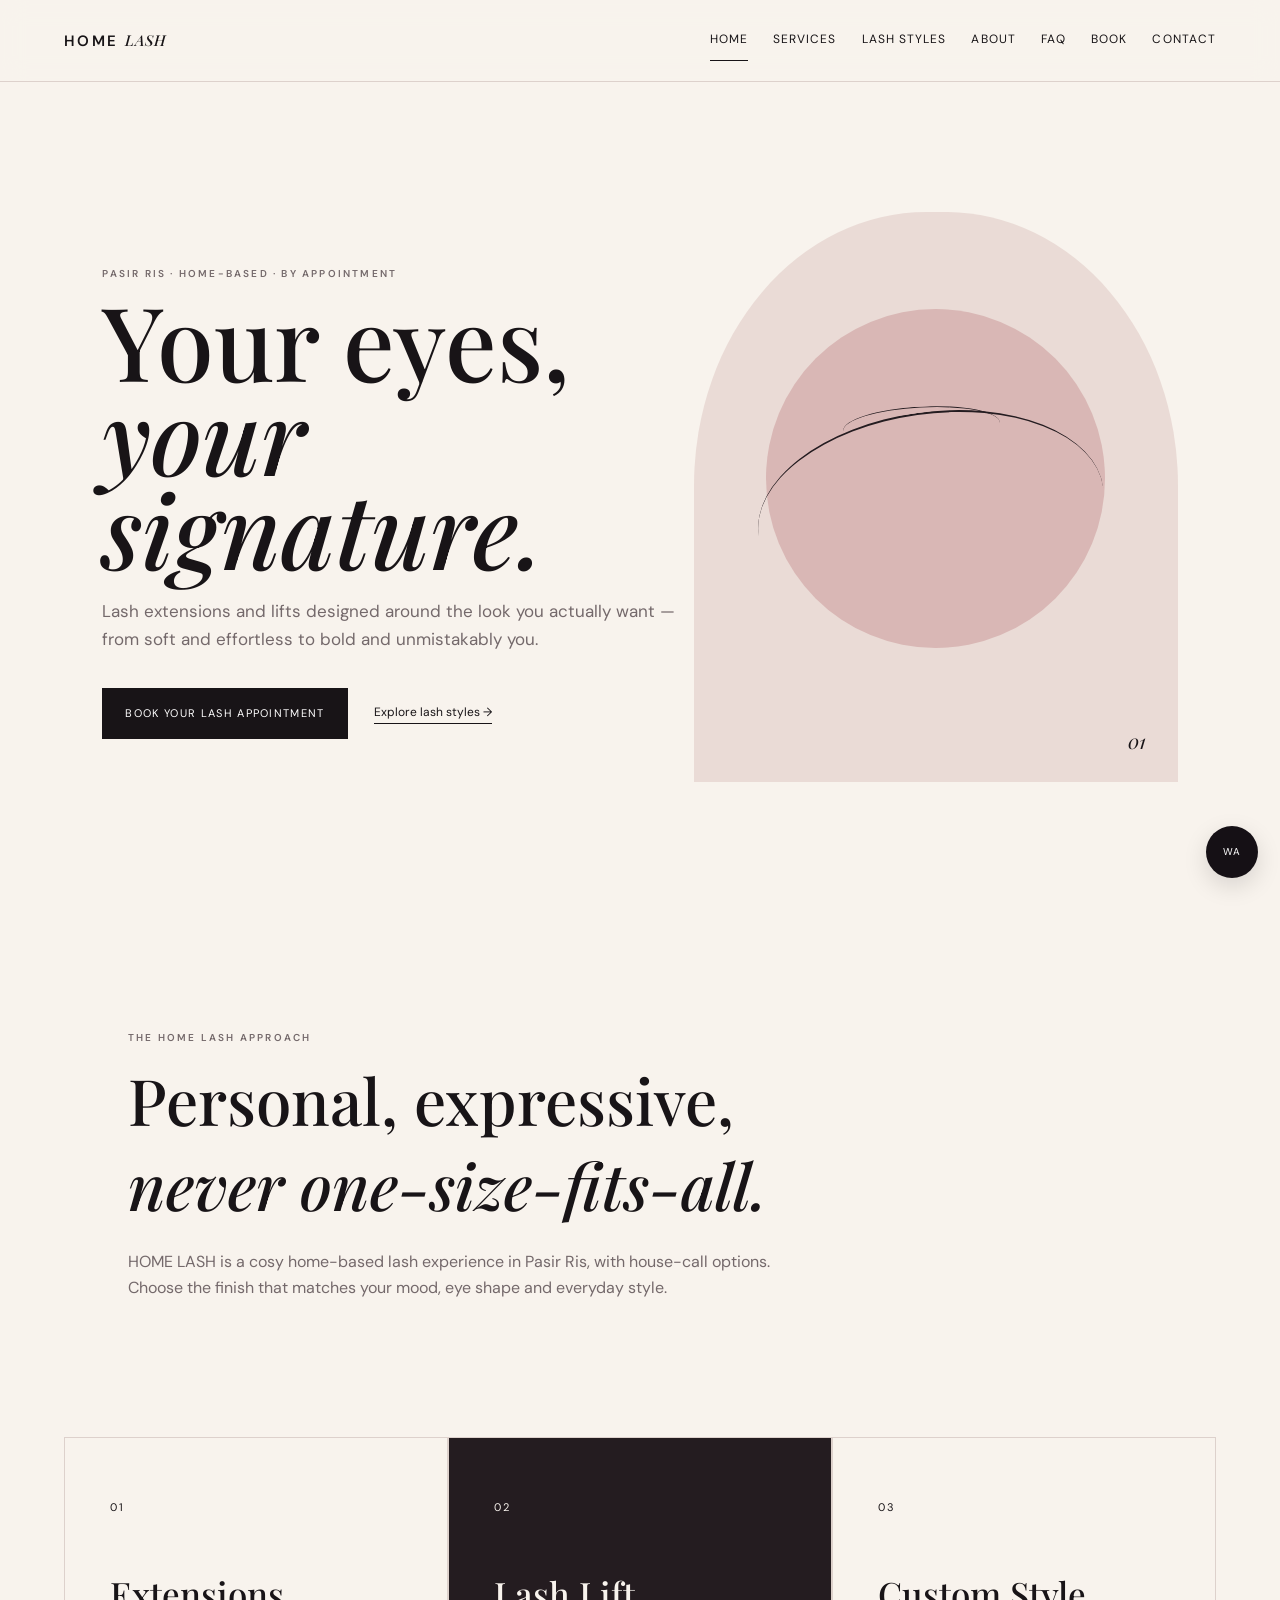
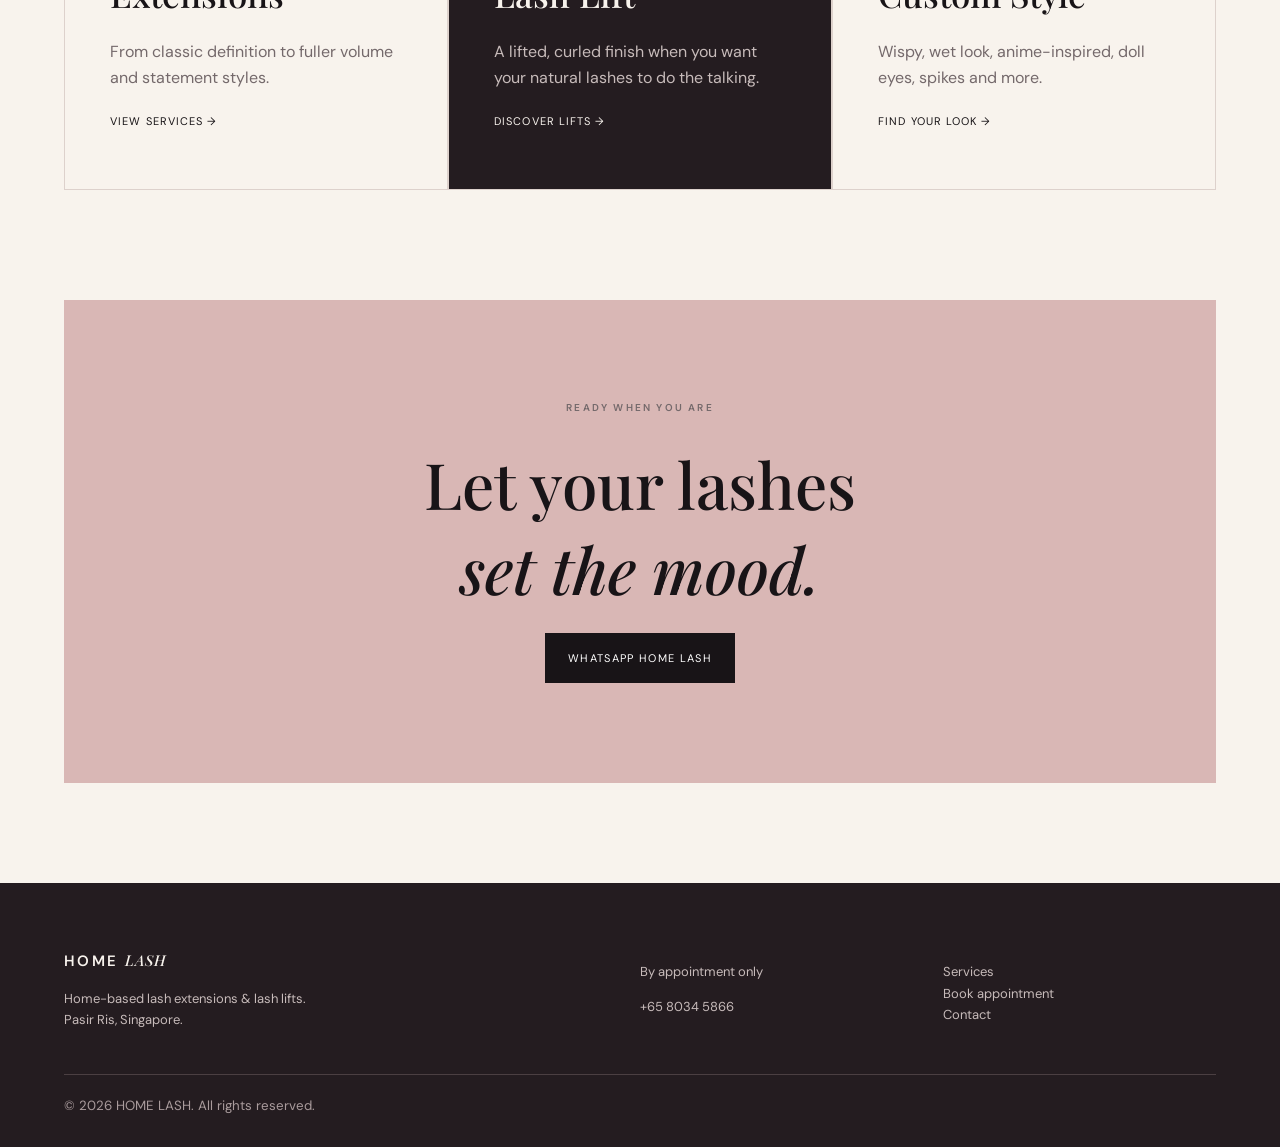
<file: index.html>
<!DOCTYPE html>
<html lang="en"><head><meta charset="UTF-8"><meta name="viewport" content="width=device-width,initial-scale=1.0"><meta name="description" content="HOME LASH — home-based eyelash extensions and lash lifts in Pasir Ris, Singapore. By appointment only."><title>HOME LASH | Lash Extensions & Lash Lift</title><link rel="stylesheet" href="styles.css"></head>
<body><div class="loader"><span>HOME LASH</span></div><header><a class="logo" href="index.html">HOME <i>LASH</i></a><button class="menu">☰</button><nav><a class="active" href="index.html">Home</a><a href="services.html">Services</a><a href="styles.html">Lash Styles</a><a href="about.html">About</a><a href="faq.html">FAQ</a><a href="book.html">Book</a><a href="contact.html">Contact</a></nav></header><main>
<section class="hero"><div class="hero-copy reveal"><p class="eyebrow">PASIR RIS · HOME-BASED · BY APPOINTMENT</p><h1>Your eyes,<br><em>your signature.</em></h1><p class="lead">Lash extensions and lifts designed around the look you actually want — from soft and effortless to bold and unmistakably you.</p><div class="actions"><a class="btn" href="book.html">Book your lash appointment</a><a class="text-link" href="styles.html">Explore lash styles →</a></div></div><div class="hero-art"><div class="orb"></div><div class="lash-line"></div><span>01</span></div></section>
<section class="statement reveal"><p class="eyebrow">THE HOME LASH APPROACH</p><h2>Personal, expressive, <em>never one-size-fits-all.</em></h2><p>HOME LASH is a cosy home-based lash experience in Pasir Ris, with house-call options. Choose the finish that matches your mood, eye shape and everyday style.</p></section>
<section class="cards"><article class="card reveal"><span>01</span><h3>Extensions</h3><p>From classic definition to fuller volume and statement styles.</p><a href="services.html">View services →</a></article><article class="card dark reveal"><span>02</span><h3>Lash Lift</h3><p>A lifted, curled finish when you want your natural lashes to do the talking.</p><a href="services.html">Discover lifts →</a></article><article class="card reveal"><span>03</span><h3>Custom Style</h3><p>Wispy, wet look, anime-inspired, doll eyes, spikes and more.</p><a href="styles.html">Find your look →</a></article></section>
<section class="cta reveal"><p class="eyebrow">READY WHEN YOU ARE</p><h2>Let your lashes<br><em>set the mood.</em></h2><a class="btn" href="https://wa.me/6580345866?text=Hi%20HOME%20LASH!%20I%27d%20like%20to%20book%20an%20appointment.">WhatsApp HOME LASH</a></section>
</main><footer><div><a class="logo" href="index.html">HOME <i>LASH</i></a><p>Home-based lash extensions & lash lifts.<br>Pasir Ris, Singapore.</p></div><div><p>By appointment only</p><p><a href="https://wa.me/6580345866">+65 8034 5866</a></p></div><div><p><a href="services.html">Services</a><br><a href="book.html">Book appointment</a><br><a href="contact.html">Contact</a></p></div><small>© 2026 HOME LASH. All rights reserved.</small></footer><a class="float-wa" href="https://wa.me/6580345866">WA</a><script src="script.js"></script></body></html>
</file>
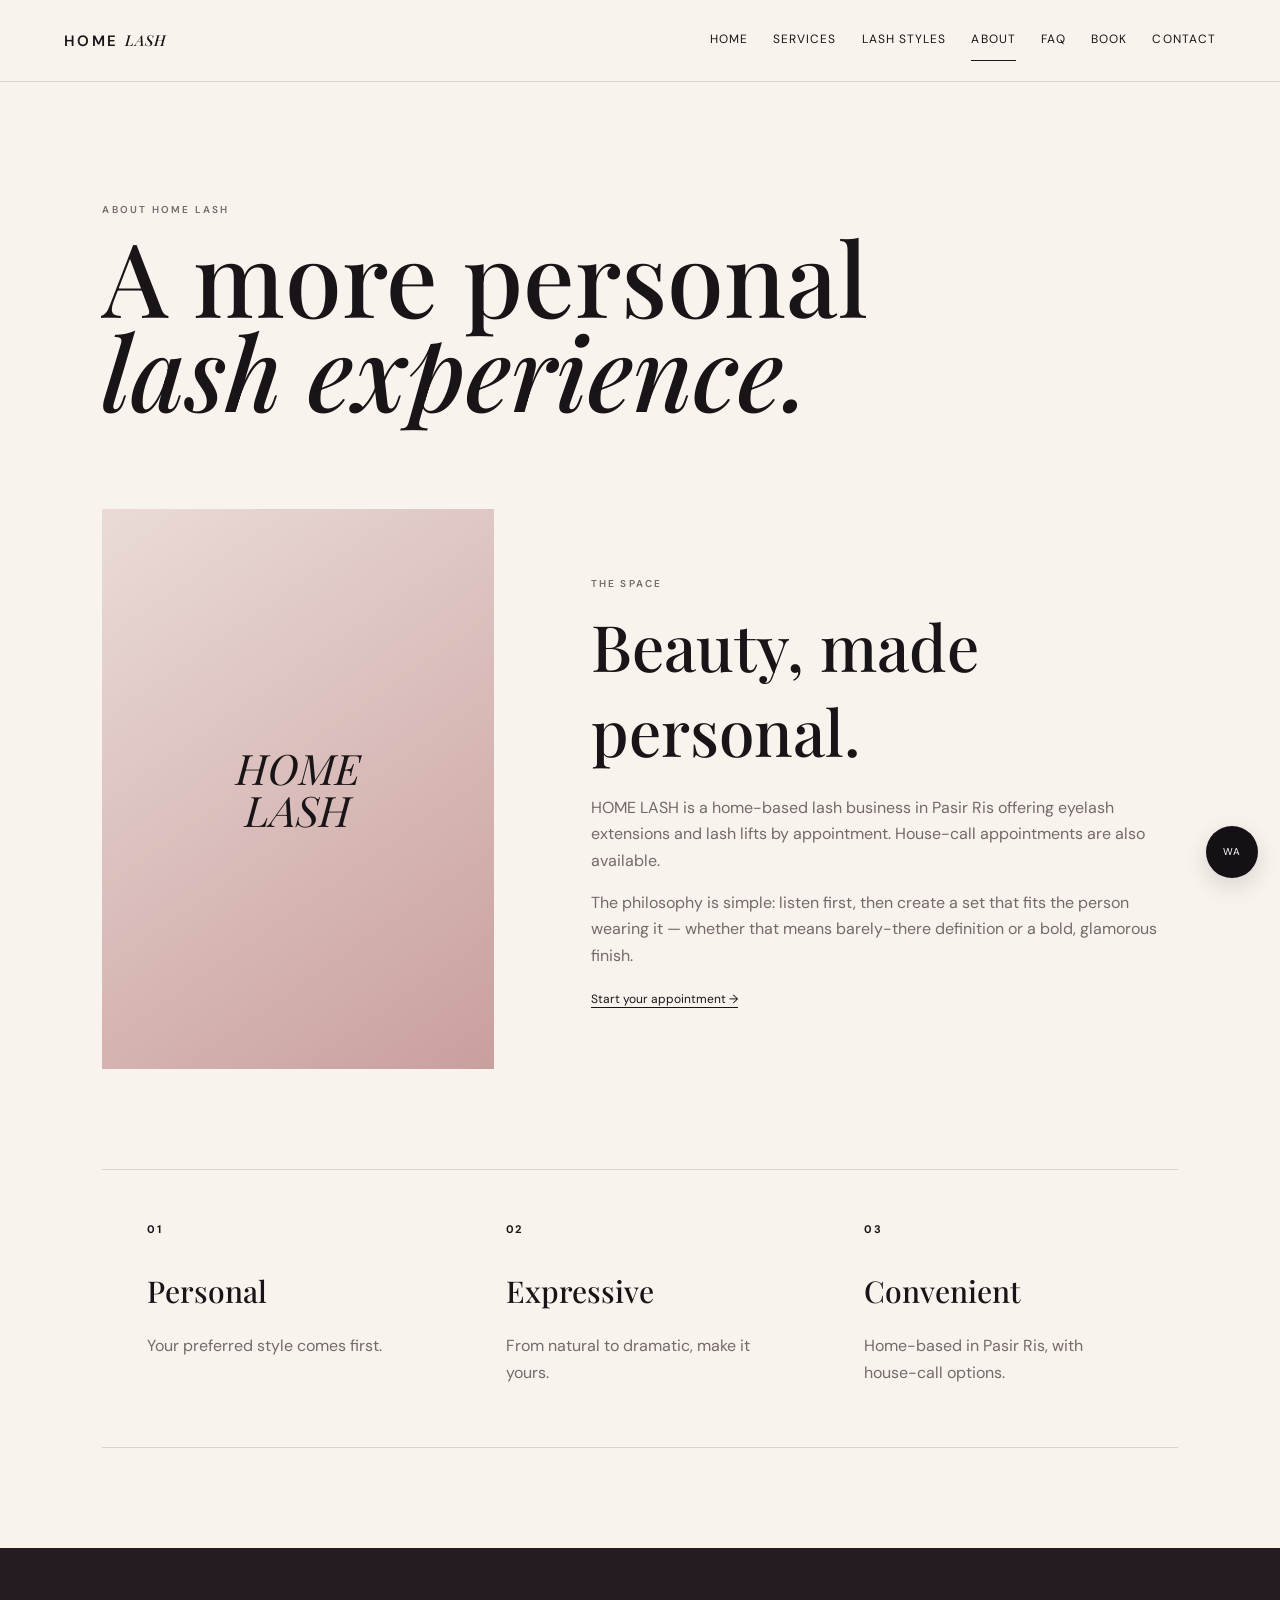
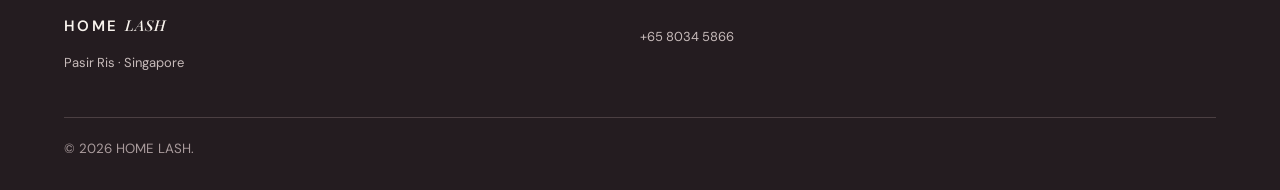
<file: about.html>
<!DOCTYPE html><html lang="en"><head><meta charset="UTF-8"><meta name="viewport" content="width=device-width,initial-scale=1.0"><title>About | HOME LASH</title><link rel="stylesheet" href="styles.css"></head><body><header><a class="logo" href="index.html">HOME <i>LASH</i></a><button class="menu">☰</button><nav><a href="index.html">Home</a><a href="services.html">Services</a><a href="styles.html">Lash Styles</a><a class="active" href="about.html">About</a><a href="faq.html">FAQ</a><a href="book.html">Book</a><a href="contact.html">Contact</a></nav></header><main><section class="page-head"><p class="eyebrow">ABOUT HOME LASH</p><h1>A more personal<br><em>lash experience.</em></h1></section><section class="about-split"><div class="portrait"><span>HOME<br>LASH</span></div><div><p class="eyebrow">THE SPACE</p><h2>Beauty, made personal.</h2><p>HOME LASH is a home-based lash business in Pasir Ris offering eyelash extensions and lash lifts by appointment. House-call appointments are also available.</p><p>The philosophy is simple: listen first, then create a set that fits the person wearing it — whether that means barely-there definition or a bold, glamorous finish.</p><a class="text-link" href="book.html">Start your appointment →</a></div></section><section class="values"><div><b>01</b><h3>Personal</h3><p>Your preferred style comes first.</p></div><div><b>02</b><h3>Expressive</h3><p>From natural to dramatic, make it yours.</p></div><div><b>03</b><h3>Convenient</h3><p>Home-based in Pasir Ris, with house-call options.</p></div></section></main><footer><div><a class="logo" href="index.html">HOME <i>LASH</i></a><p>Pasir Ris · Singapore</p></div><p><a href="https://wa.me/6580345866">+65 8034 5866</a></p><small>© 2026 HOME LASH.</small></footer><a class="float-wa" href="https://wa.me/6580345866">WA</a><script src="script.js"></script></body></html>
</file>
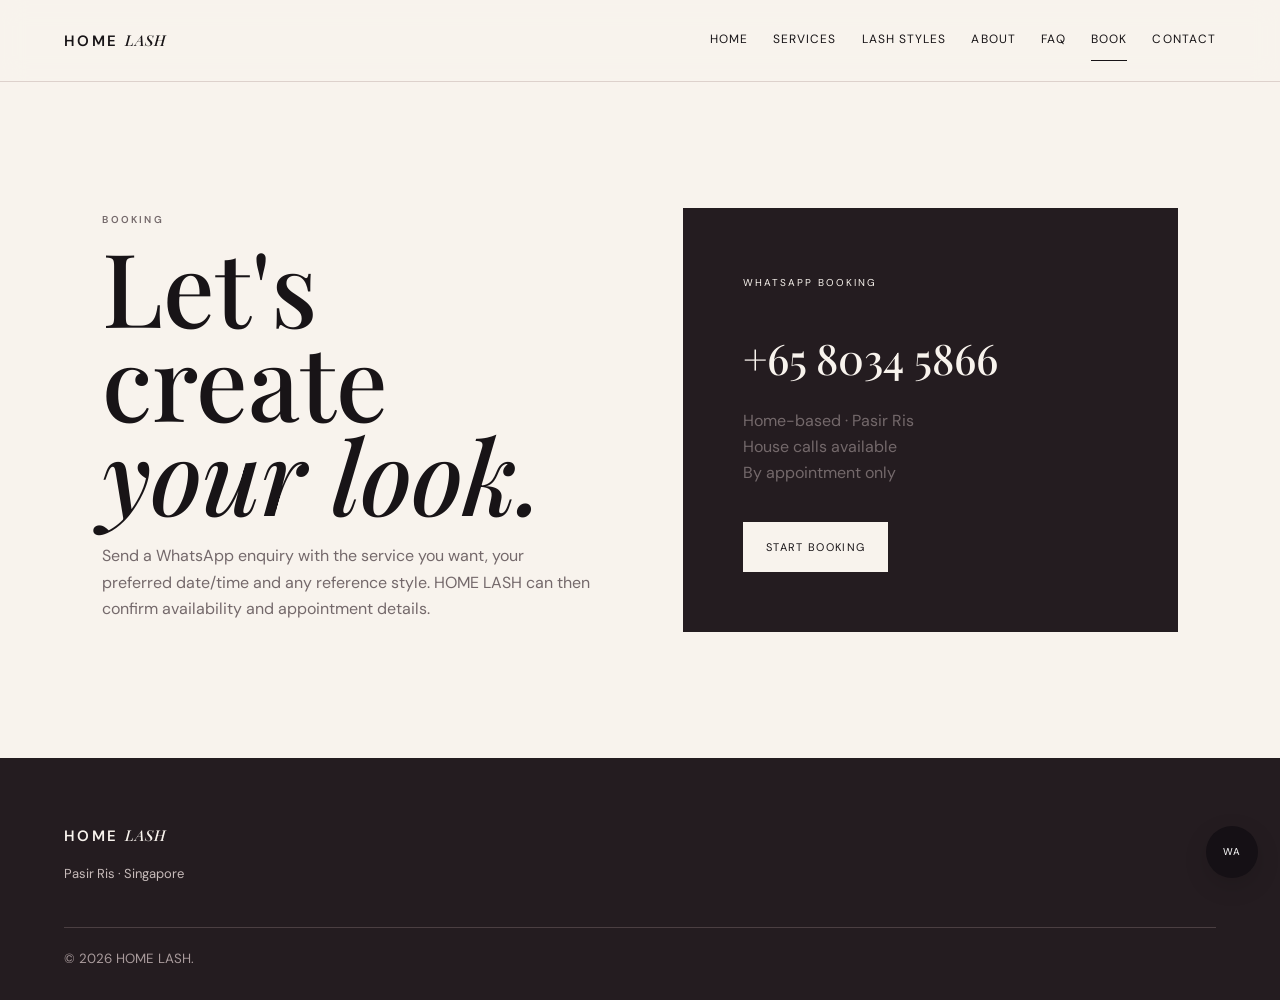
<file: book.html>
<!DOCTYPE html><html lang="en"><head><meta charset="UTF-8"><meta name="viewport" content="width=device-width,initial-scale=1.0"><title>Book | HOME LASH</title><link rel="stylesheet" href="styles.css"></head><body><header><a class="logo" href="index.html">HOME <i>LASH</i></a><button class="menu">☰</button><nav><a href="index.html">Home</a><a href="services.html">Services</a><a href="styles.html">Lash Styles</a><a href="about.html">About</a><a href="faq.html">FAQ</a><a class="active" href="book.html">Book</a><a href="contact.html">Contact</a></nav></header><main><section class="booking"><div><p class="eyebrow">BOOKING</p><h1>Let's create<br><em>your look.</em></h1><p>Send a WhatsApp enquiry with the service you want, your preferred date/time and any reference style. HOME LASH can then confirm availability and appointment details.</p></div><div class="book-box"><span>WHATSAPP BOOKING</span><h2>+65 8034 5866</h2><p>Home-based · Pasir Ris<br>House calls available<br>By appointment only</p><a class="btn" href="https://wa.me/6580345866?text=Hi%20HOME%20LASH!%20I%27d%20like%20to%20make%20an%20appointment.%0AService:%20%0APreferred%20date/time:%20%0AStyle/reference:%20">Start booking</a></div></section></main><footer><div><a class="logo" href="index.html">HOME <i>LASH</i></a><p>Pasir Ris · Singapore</p></div><small>© 2026 HOME LASH.</small></footer><a class="float-wa" href="https://wa.me/6580345866">WA</a><script src="script.js"></script></body></html>
</file>
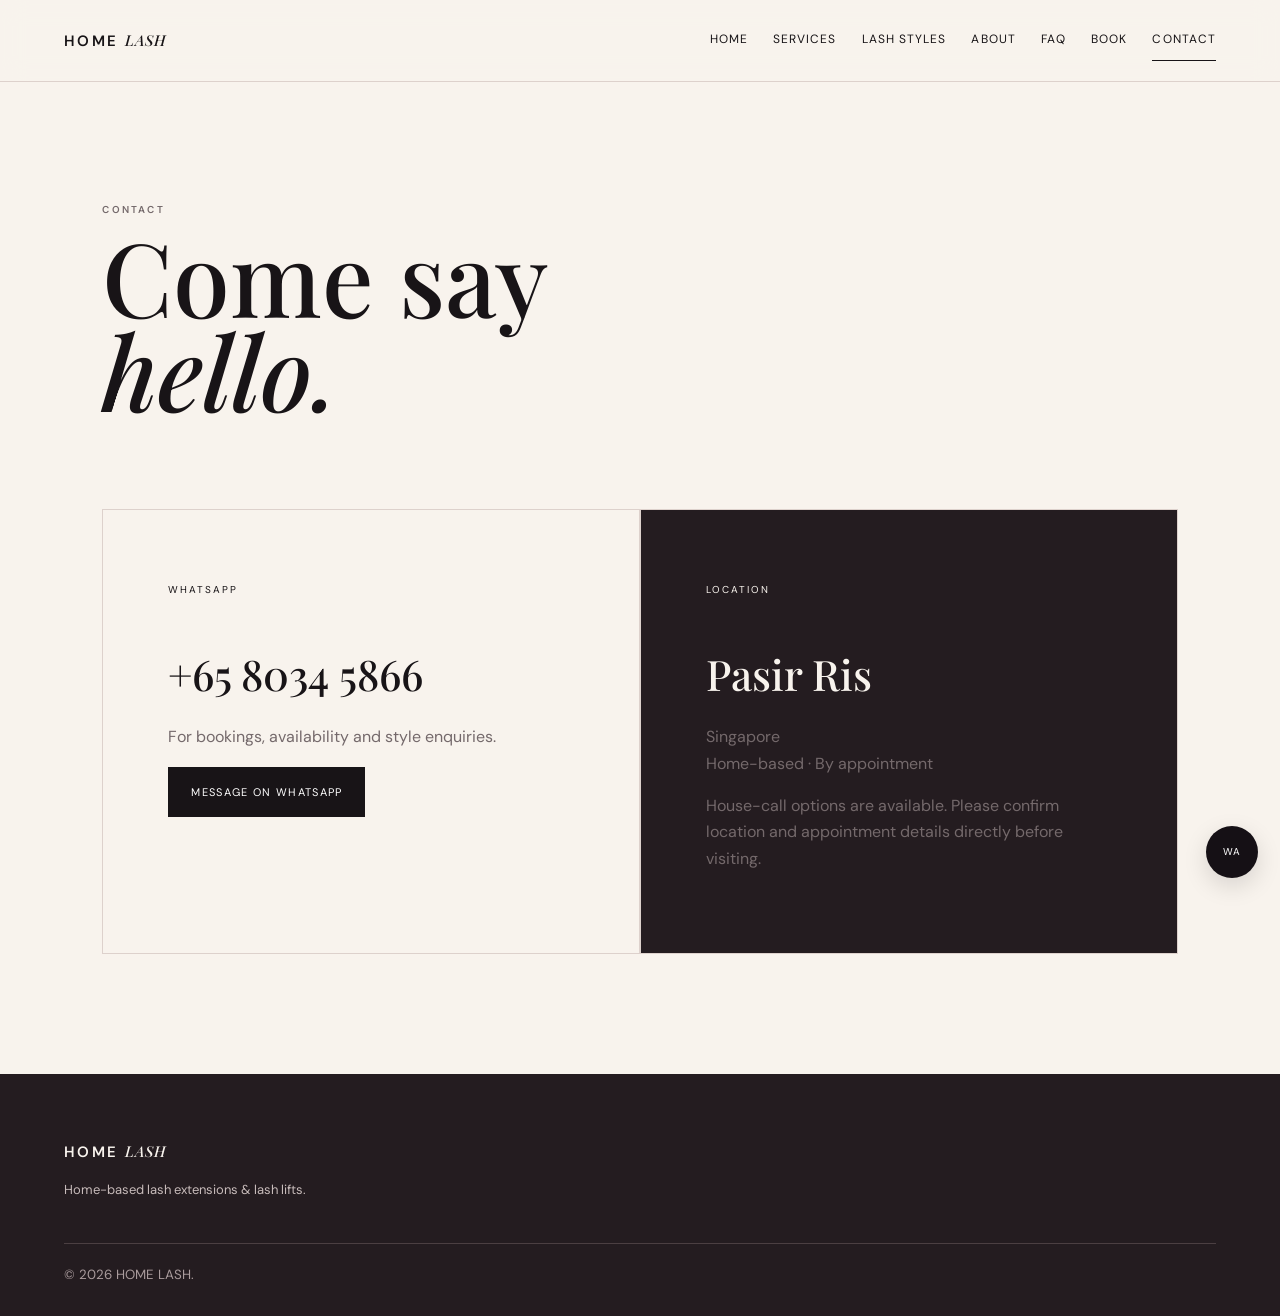
<file: contact.html>
<!DOCTYPE html><html lang="en"><head><meta charset="UTF-8"><meta name="viewport" content="width=device-width,initial-scale=1.0"><title>Contact | HOME LASH</title><link rel="stylesheet" href="styles.css"></head><body><header><a class="logo" href="index.html">HOME <i>LASH</i></a><button class="menu">☰</button><nav><a href="index.html">Home</a><a href="services.html">Services</a><a href="styles.html">Lash Styles</a><a href="about.html">About</a><a href="faq.html">FAQ</a><a href="book.html">Book</a><a class="active" href="contact.html">Contact</a></nav></header><main><section class="page-head"><p class="eyebrow">CONTACT</p><h1>Come say<br><em>hello.</em></h1></section><section class="contact-grid"><div class="contact-card"><span>WHATSAPP</span><h2><a href="https://wa.me/6580345866">+65 8034 5866</a></h2><p>For bookings, availability and style enquiries.</p><a class="btn" href="https://wa.me/6580345866">Message on WhatsApp</a></div><div class="contact-card dark"><span>LOCATION</span><h2>Pasir Ris</h2><p>Singapore<br>Home-based · By appointment</p><p>House-call options are available. Please confirm location and appointment details directly before visiting.</p></div></section></main><footer><div><a class="logo" href="index.html">HOME <i>LASH</i></a><p>Home-based lash extensions & lash lifts.</p></div><small>© 2026 HOME LASH.</small></footer><a class="float-wa" href="https://wa.me/6580345866">WA</a><script src="script.js"></script></body></html>
</file>
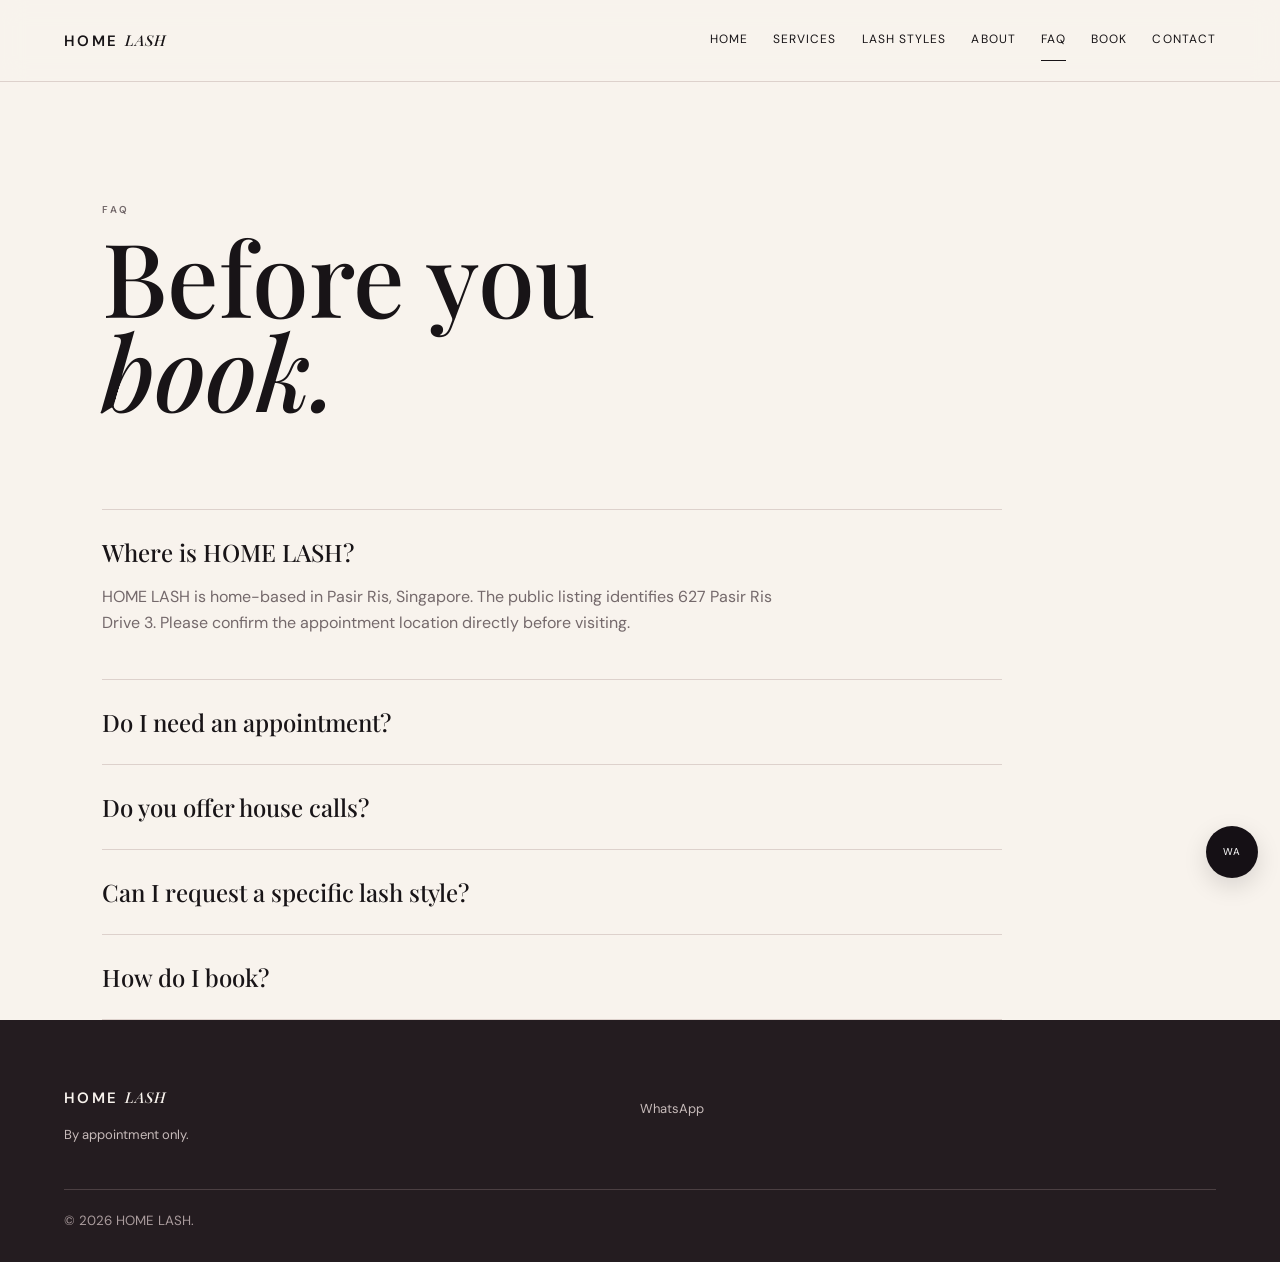
<file: faq.html>
<!DOCTYPE html><html lang="en"><head><meta charset="UTF-8"><meta name="viewport" content="width=device-width,initial-scale=1.0"><title>FAQ | HOME LASH</title><link rel="stylesheet" href="styles.css"></head><body><header><a class="logo" href="index.html">HOME <i>LASH</i></a><button class="menu">☰</button><nav><a href="index.html">Home</a><a href="services.html">Services</a><a href="styles.html">Lash Styles</a><a href="about.html">About</a><a class="active" href="faq.html">FAQ</a><a href="book.html">Book</a><a href="contact.html">Contact</a></nav></header><main><section class="page-head"><p class="eyebrow">FAQ</p><h1>Before you<br><em>book.</em></h1></section><section class="faq"><details open><summary>Where is HOME LASH?</summary><p>HOME LASH is home-based in Pasir Ris, Singapore. The public listing identifies 627 Pasir Ris Drive 3. Please confirm the appointment location directly before visiting.</p></details><details><summary>Do I need an appointment?</summary><p>Yes. HOME LASH operates by appointment only.</p></details><details><summary>Do you offer house calls?</summary><p>Yes. House-call service is offered. Message on WhatsApp to discuss availability and details.</p></details><details><summary>Can I request a specific lash style?</summary><p>Absolutely. You can discuss styles such as wispy, wet look, anime-inspired, doll eyes, spikes or Kylie-inspired looks.</p></details><details><summary>How do I book?</summary><p>WhatsApp +65 8034 5866 to enquire and arrange your appointment.</p></details></section></main><footer><div><a class="logo" href="index.html">HOME <i>LASH</i></a><p>By appointment only.</p></div><p><a href="https://wa.me/6580345866">WhatsApp</a></p><small>© 2026 HOME LASH.</small></footer><a class="float-wa" href="https://wa.me/6580345866">WA</a><script src="script.js"></script></body></html>
</file>
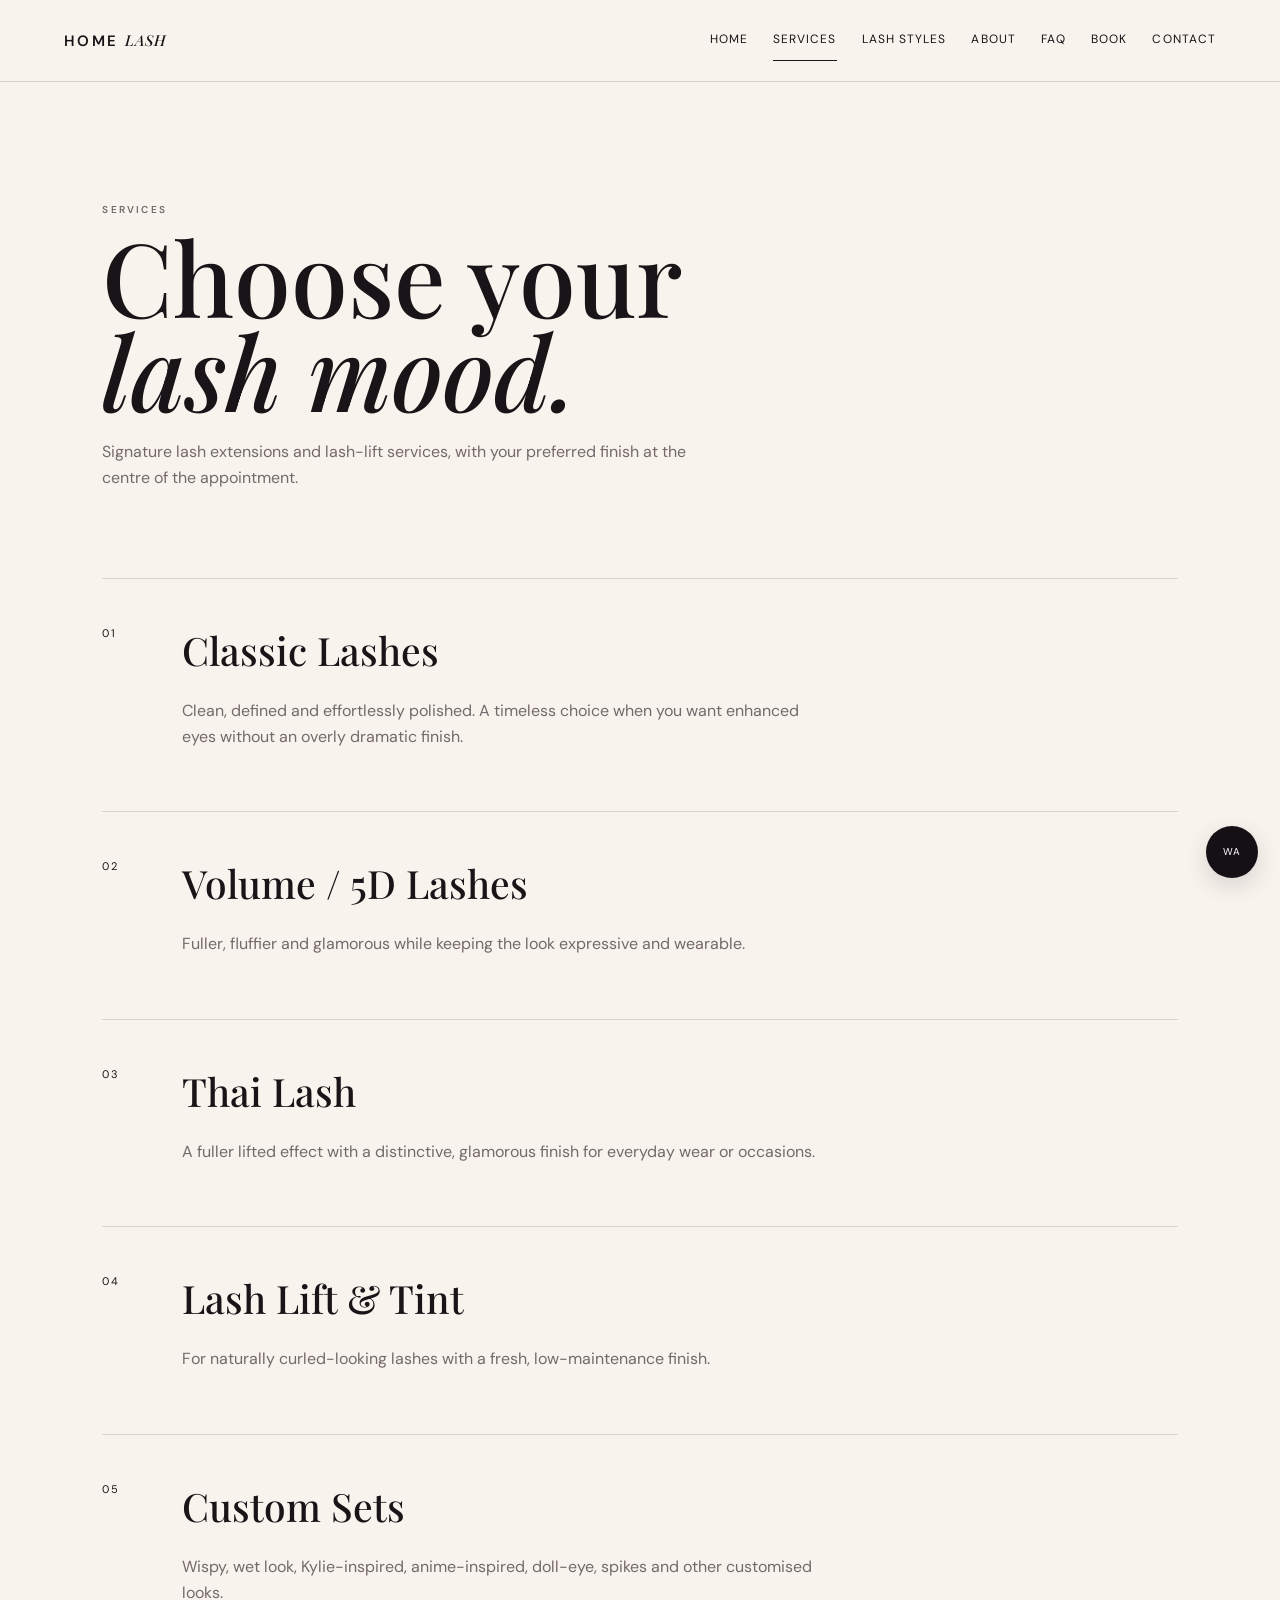
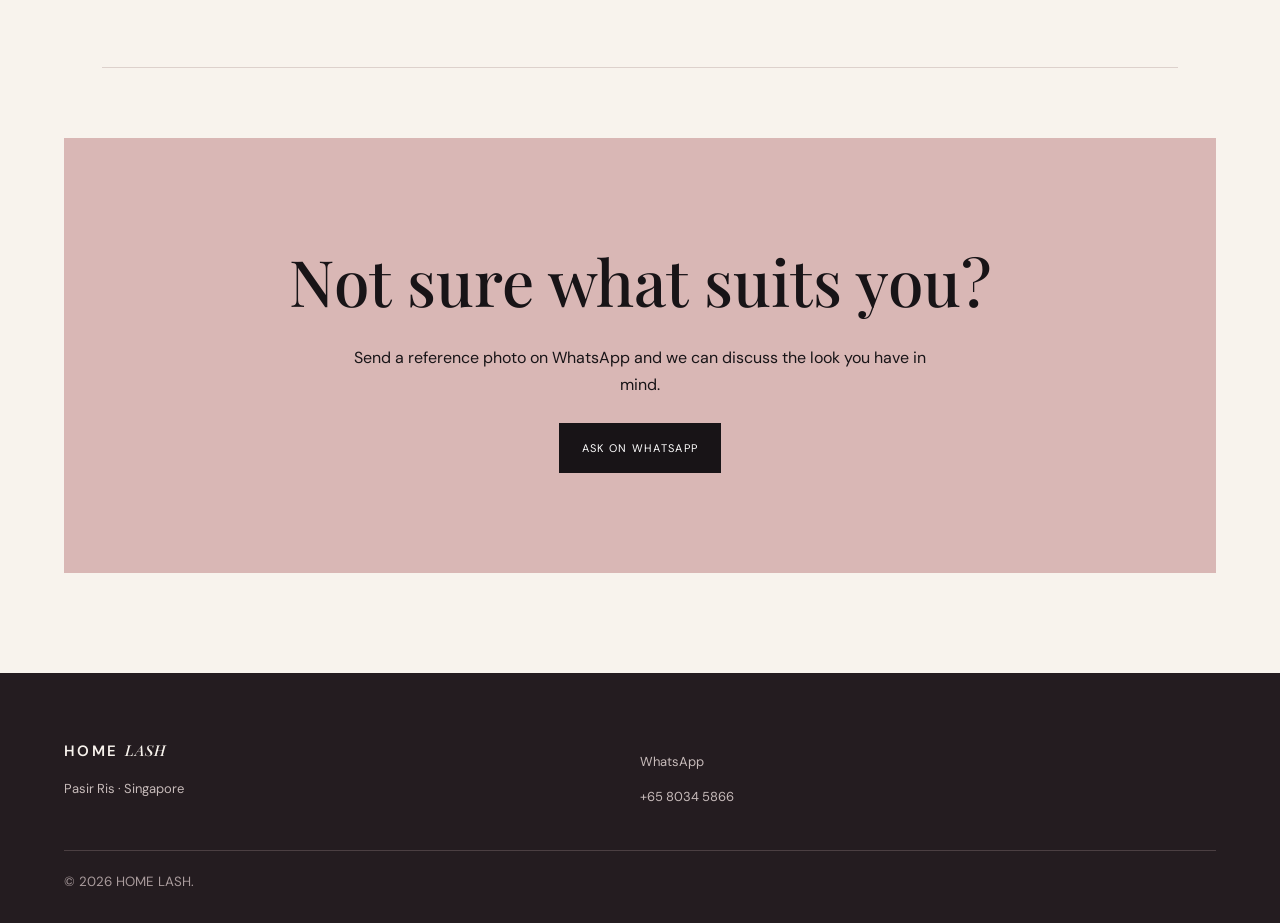
<file: services.html>
<!DOCTYPE html><html lang="en"><head><meta charset="UTF-8"><meta name="viewport" content="width=device-width,initial-scale=1.0"><title>Services | HOME LASH</title><link rel="stylesheet" href="styles.css"></head><body><header><a class="logo" href="index.html">HOME <i>LASH</i></a><button class="menu">☰</button><nav><a href="index.html">Home</a><a class="active" href="services.html">Services</a><a href="styles.html">Lash Styles</a><a href="about.html">About</a><a href="faq.html">FAQ</a><a href="book.html">Book</a><a href="contact.html">Contact</a></nav></header><main><section class="page-head"><p class="eyebrow">SERVICES</p><h1>Choose your<br><em>lash mood.</em></h1><p>Signature lash extensions and lash-lift services, with your preferred finish at the centre of the appointment.</p></section><section class="service-list"><article><span>01</span><div><h2>Classic Lashes</h2><p>Clean, defined and effortlessly polished. A timeless choice when you want enhanced eyes without an overly dramatic finish.</p></div></article><article><span>02</span><div><h2>Volume / 5D Lashes</h2><p>Fuller, fluffier and glamorous while keeping the look expressive and wearable.</p></div></article><article><span>03</span><div><h2>Thai Lash</h2><p>A fuller lifted effect with a distinctive, glamorous finish for everyday wear or occasions.</p></div></article><article><span>04</span><div><h2>Lash Lift & Tint</h2><p>For naturally curled-looking lashes with a fresh, low-maintenance finish.</p></div></article><article><span>05</span><div><h2>Custom Sets</h2><p>Wispy, wet look, Kylie-inspired, anime-inspired, doll-eye, spikes and other customised looks.</p></div></article></section><section class="cta slim"><h2>Not sure what suits you?</h2><p>Send a reference photo on WhatsApp and we can discuss the look you have in mind.</p><a class="btn" href="https://wa.me/6580345866">Ask on WhatsApp</a></section></main><footer><div><a class="logo" href="index.html">HOME <i>LASH</i></a><p>Pasir Ris · Singapore</p></div><div><p>WhatsApp</p><p><a href="https://wa.me/6580345866">+65 8034 5866</a></p></div><small>© 2026 HOME LASH.</small></footer><a class="float-wa" href="https://wa.me/6580345866">WA</a><script src="script.js"></script></body></html>
</file>
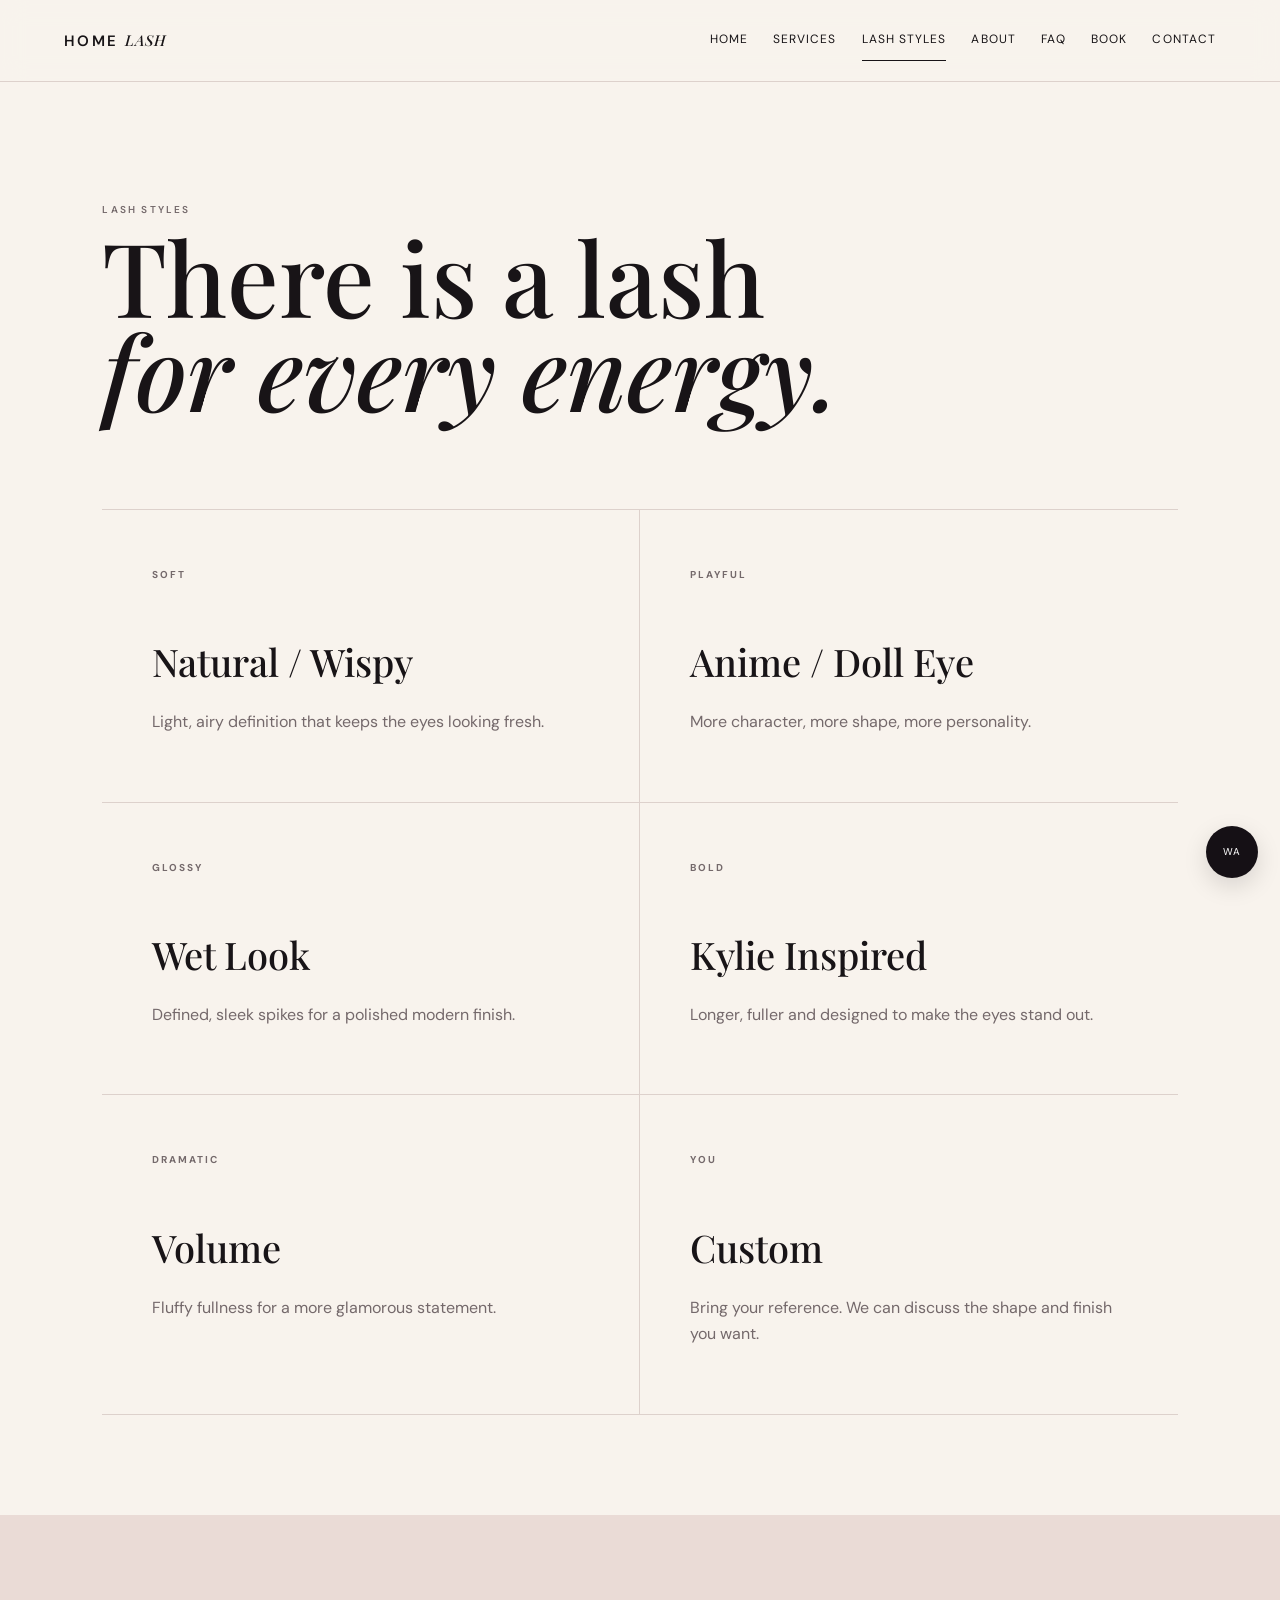
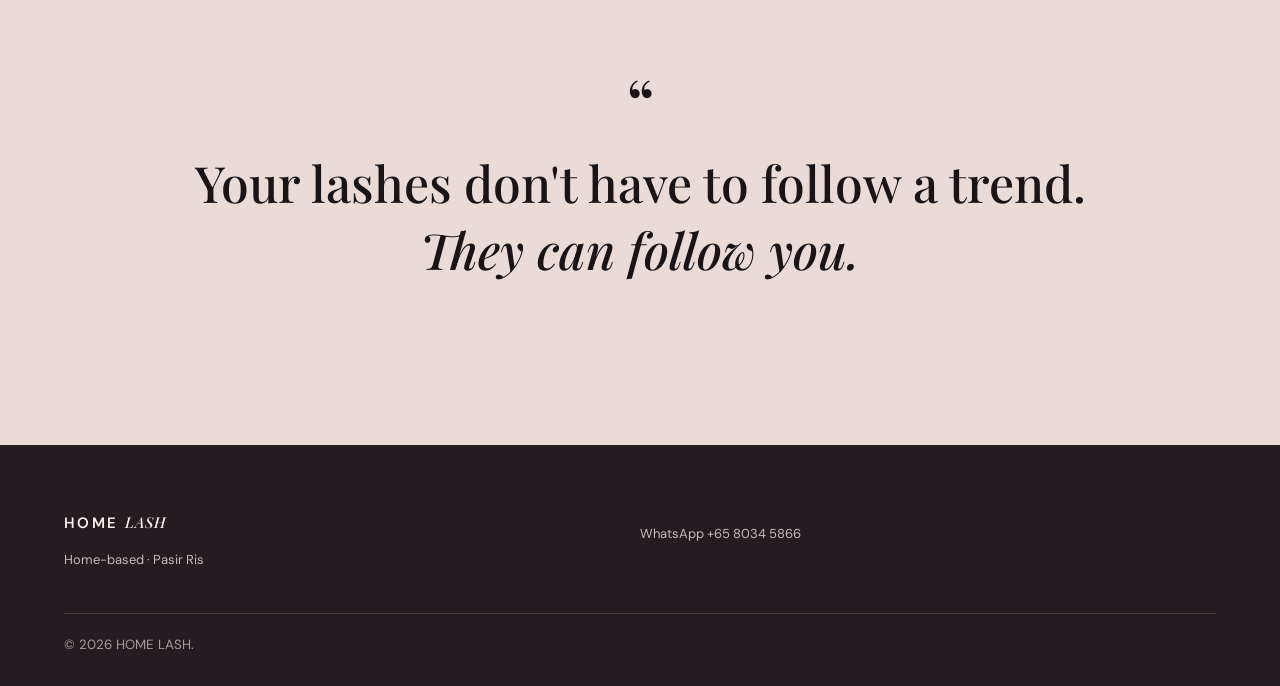
<file: styles.html>
<!DOCTYPE html><html lang="en"><head><meta charset="UTF-8"><meta name="viewport" content="width=device-width,initial-scale=1.0"><title>Lash Styles | HOME LASH</title><link rel="stylesheet" href="styles.css"></head><body><header><a class="logo" href="index.html">HOME <i>LASH</i></a><button class="menu">☰</button><nav><a href="index.html">Home</a><a href="services.html">Services</a><a class="active" href="styles.html">Lash Styles</a><a href="about.html">About</a><a href="faq.html">FAQ</a><a href="book.html">Book</a><a href="contact.html">Contact</a></nav></header><main><section class="page-head"><p class="eyebrow">LASH STYLES</p><h1>There is a lash<br><em>for every energy.</em></h1></section><section class="style-grid"><article><b>SOFT</b><h2>Natural / Wispy</h2><p>Light, airy definition that keeps the eyes looking fresh.</p></article><article><b>PLAYFUL</b><h2>Anime / Doll Eye</h2><p>More character, more shape, more personality.</p></article><article><b>GLOSSY</b><h2>Wet Look</h2><p>Defined, sleek spikes for a polished modern finish.</p></article><article><b>BOLD</b><h2>Kylie Inspired</h2><p>Longer, fuller and designed to make the eyes stand out.</p></article><article><b>DRAMATIC</b><h2>Volume</h2><p>Fluffy fullness for a more glamorous statement.</p></article><article><b>YOU</b><h2>Custom</h2><p>Bring your reference. We can discuss the shape and finish you want.</p></article></section><section class="quote"><span>“</span><h2>Your lashes don't have to follow a trend.<br><em>They can follow you.</em></h2></section></main><footer><div><a class="logo" href="index.html">HOME <i>LASH</i></a><p>Home-based · Pasir Ris</p></div><p><a href="https://wa.me/6580345866">WhatsApp +65 8034 5866</a></p><small>© 2026 HOME LASH.</small></footer><a class="float-wa" href="https://wa.me/6580345866">WA</a><script src="script.js"></script></body></html>
</file>
<file: styles.css>
@import url('https://fonts.googleapis.com/css2?family=DM+Sans:wght@400;500;600&family=Playfair+Display:ital,wght@0,500;0,600;1,500;1,600&display=swap');:root{--ink:#181417;--cream:#f8f3ed;--rose:#d9b7b5;--muted:#74696b;--line:#ddd1cc;--dark:#241c20}*{box-sizing:border-box}html{scroll-behavior:smooth}body{margin:0;background:var(--cream);color:var(--ink);font-family:'DM Sans',sans-serif;line-height:1.65}a{color:inherit;text-decoration:none}.loader{position:fixed;inset:0;background:var(--dark);color:#f8f3ed;z-index:99;display:grid;place-items:center;animation:load 1s forwards 1.1s}.loader span{font-size:12px;letter-spacing:.35em}@keyframes load{to{opacity:0;visibility:hidden}}header{height:82px;padding:0 5vw;display:flex;align-items:center;justify-content:space-between;border-bottom:1px solid var(--line);position:relative;z-index:5;background:rgba(248,243,237,.92);backdrop-filter:blur(12px)}.logo{font-weight:600;letter-spacing:.16em;font-size:15px}.logo i{font-family:'Playfair Display';font-weight:500;letter-spacing:.04em}nav{display:flex;gap:25px;font-size:12px;text-transform:uppercase;letter-spacing:.09em}nav a{padding:10px 0;border-bottom:1px solid transparent}nav a:hover,nav .active{border-color:var(--ink)}.menu{display:none;background:none;border:0;font-size:25px}.hero{min-height:calc(100vh - 82px);padding:8vw 8vw 7vw;display:grid;grid-template-columns:1.1fr .9fr;align-items:center;overflow:hidden}.eyebrow{font-size:10px;letter-spacing:.22em;font-weight:600;text-transform:uppercase;color:var(--muted)}h1,h2,h3{line-height:1.05;margin:0 0 22px}h1{font:500 clamp(55px,8vw,105px)/.92 'Playfair Display',serif}h1 em,h2 em{font-style:italic}h2{font:500 clamp(35px,5vw,66px) 'Playfair Display',serif}.lead{max-width:600px;color:var(--muted);font-size:17px}.actions{display:flex;gap:26px;align-items:center;margin-top:35px}.btn{display:inline-block;background:var(--ink);color:#fff;padding:15px 22px;font-size:11px;letter-spacing:.12em;text-transform:uppercase;border:1px solid var(--ink);transition:.25s}.btn:hover{background:transparent;color:var(--ink)}.text-link{font-size:12px;border-bottom:1px solid}.hero-art{height:570px;position:relative;background:#eadbd6;border-radius:48% 48% 0 0;overflow:hidden}.orb{width:70%;aspect-ratio:1;border-radius:50%;background:var(--rose);position:absolute;left:15%;top:17%;filter:blur(.2px)}.lash-line{position:absolute;width:72%;height:35%;border-top:2px solid var(--dark);border-radius:50%;left:13%;top:35%;transform:rotate(-8deg)}.lash-line:after{content:'';position:absolute;width:45%;height:20%;border-top:1px solid var(--dark);border-radius:50%;left:28%;top:-8px;transform:rotate(5deg)}.hero-art span{position:absolute;bottom:28px;right:32px;font:italic 20px 'Playfair Display'}.statement{padding:120px 10%;max-width:1000px}.statement p:last-child{max-width:650px;color:var(--muted);font-size:16px}.cards{display:grid;grid-template-columns:repeat(3,1fr);margin:0 5vw 110px}.card{padding:55px 45px;border:1px solid var(--line);min-height:300px}.card.dark,.dark{background:var(--dark);color:var(--cream)}.card span,.service-list span,.values b{font-size:11px;letter-spacing:.15em}.card h3{font:500 35px 'Playfair Display';margin-top:50px}.card p{color:var(--muted)}.dark p{color:#c7bbba}.card a{font-size:11px;text-transform:uppercase;letter-spacing:.1em}.cta{margin:0 5vw 100px;padding:100px 8%;background:var(--rose);text-align:center}.cta.slim{margin-top:70px}.cta p{max-width:600px;margin:0 auto 25px}.page-head{padding:110px 8% 70px}.page-head>p:not(.eyebrow){max-width:620px;color:var(--muted)}.service-list{margin:0 8%;border-top:1px solid var(--line)}.service-list article{display:grid;grid-template-columns:80px 1fr;padding:45px 0;border-bottom:1px solid var(--line)}.service-list h2{font-size:39px}.service-list p{max-width:650px;color:var(--muted)}.style-grid{margin:0 8%;display:grid;grid-template-columns:repeat(2,1fr);border-top:1px solid var(--line)}.style-grid article{padding:50px;border-bottom:1px solid var(--line);border-right:1px solid var(--line);min-height:240px}.style-grid article:nth-child(even){border-right:0}.style-grid b{font-size:10px;letter-spacing:.2em;color:var(--muted)}.style-grid h2{font-size:38px;margin-top:50px}.style-grid p{color:var(--muted)}.quote{text-align:center;padding:140px 5%;background:#eadbd6;margin-top:100px}.quote span{font:70px 'Playfair Display'}.quote h2{font-size:50px}.about-split{display:grid;grid-template-columns:.8fr 1.2fr;gap:9%;margin:0 8% 100px;align-items:center}.portrait{min-height:560px;background:linear-gradient(145deg,#eadbd6,#c99f9e);display:grid;place-items:center}.portrait span{font:italic 42px 'Playfair Display';text-align:center;line-height:1}.about-split p:not(.eyebrow){color:var(--muted);max-width:600px}.values{display:grid;grid-template-columns:repeat(3,1fr);margin:0 8% 100px;border-top:1px solid var(--line)}.values div{padding:45px;border-bottom:1px solid var(--line)}.values h3{font:500 30px 'Playfair Display';margin-top:30px}.values p{color:var(--muted)}.faq{margin:0 8%;border-top:1px solid var(--line);max-width:900px}.faq details{border-bottom:1px solid var(--line);padding:26px 0}.faq summary{cursor:pointer;font:500 24px 'Playfair Display';list-style:none}.faq summary::-webkit-details-marker{display:none}.faq p{color:var(--muted);max-width:700px}.booking{min-height:70vh;padding:120px 8%;display:grid;grid-template-columns:1fr 1fr;gap:8%;align-items:center}.booking>div>p:not(.eyebrow){max-width:600px;color:var(--muted)}.book-box{background:var(--dark);color:var(--cream);padding:60px}.book-box span,.contact-card span{font-size:10px;letter-spacing:.2em}.book-box h2{font-size:42px;margin-top:35px}.book-box p{color:#c7bbba;margin-bottom:35px}.book-box .btn{background:var(--cream);color:var(--ink);border-color:var(--cream)}.contact-grid{display:grid;grid-template-columns:1fr 1fr;margin:0 8% 120px}.contact-card{padding:65px;border:1px solid var(--line);min-height:330px}.contact-card h2{font-size:42px;margin-top:45px}.contact-card p{color:var(--muted)}footer{background:var(--dark);color:var(--cream);padding:65px 5vw 30px;display:grid;grid-template-columns:2fr 1fr 1fr;gap:30px;position:relative}footer p{color:#c7bbba;font-size:13px}footer small{grid-column:1/-1;border-top:1px solid #4b3f42;padding-top:20px;color:#a99b9c}.float-wa{position:fixed;right:22px;bottom:22px;width:52px;height:52px;border-radius:50%;background:#151015;color:#fff;display:grid;place-items:center;font-size:10px;letter-spacing:.08em;z-index:8;box-shadow:0 8px 25px #0002}.reveal{animation:rise .8s both}@keyframes rise{from{opacity:0;transform:translateY(25px)}to{opacity:1;transform:none}}@media(max-width:850px){header{height:72px}.menu{display:block}nav{display:none;position:absolute;top:72px;left:0;right:0;background:var(--cream);padding:18px 5vw;flex-direction:column;gap:3px;border-bottom:1px solid var(--line)}nav.open{display:flex}.hero{grid-template-columns:1fr;padding:60px 6vw}.hero-art{height:390px;margin-top:40px}.actions{flex-direction:column;align-items:flex-start}.cards,.style-grid,.values,.contact-grid,.booking,.about-split{grid-template-columns:1fr}.cards{margin:0 5vw 70px}.card{min-height:auto}.page-head{padding:75px 6vw 50px}.service-list,.style-grid,.faq,.about-split,.values,.contact-grid{margin-left:6%;margin-right:6%}.style-grid article{border-right:0}.style-grid h2{margin-top:35px}.quote h2{font-size:35px}.about-split{gap:45px}.portrait{min-height:380px}.booking{padding:80px 6vw}.book-box{padding:40px 30px}.contact-card{padding:45px 30px}footer{grid-template-columns:1fr;padding:55px 6vw 25px}footer small{grid-column:auto}.statement{padding:85px 8%}.cta{margin:0 5vw 70px;padding:70px 7%}}
</file>
